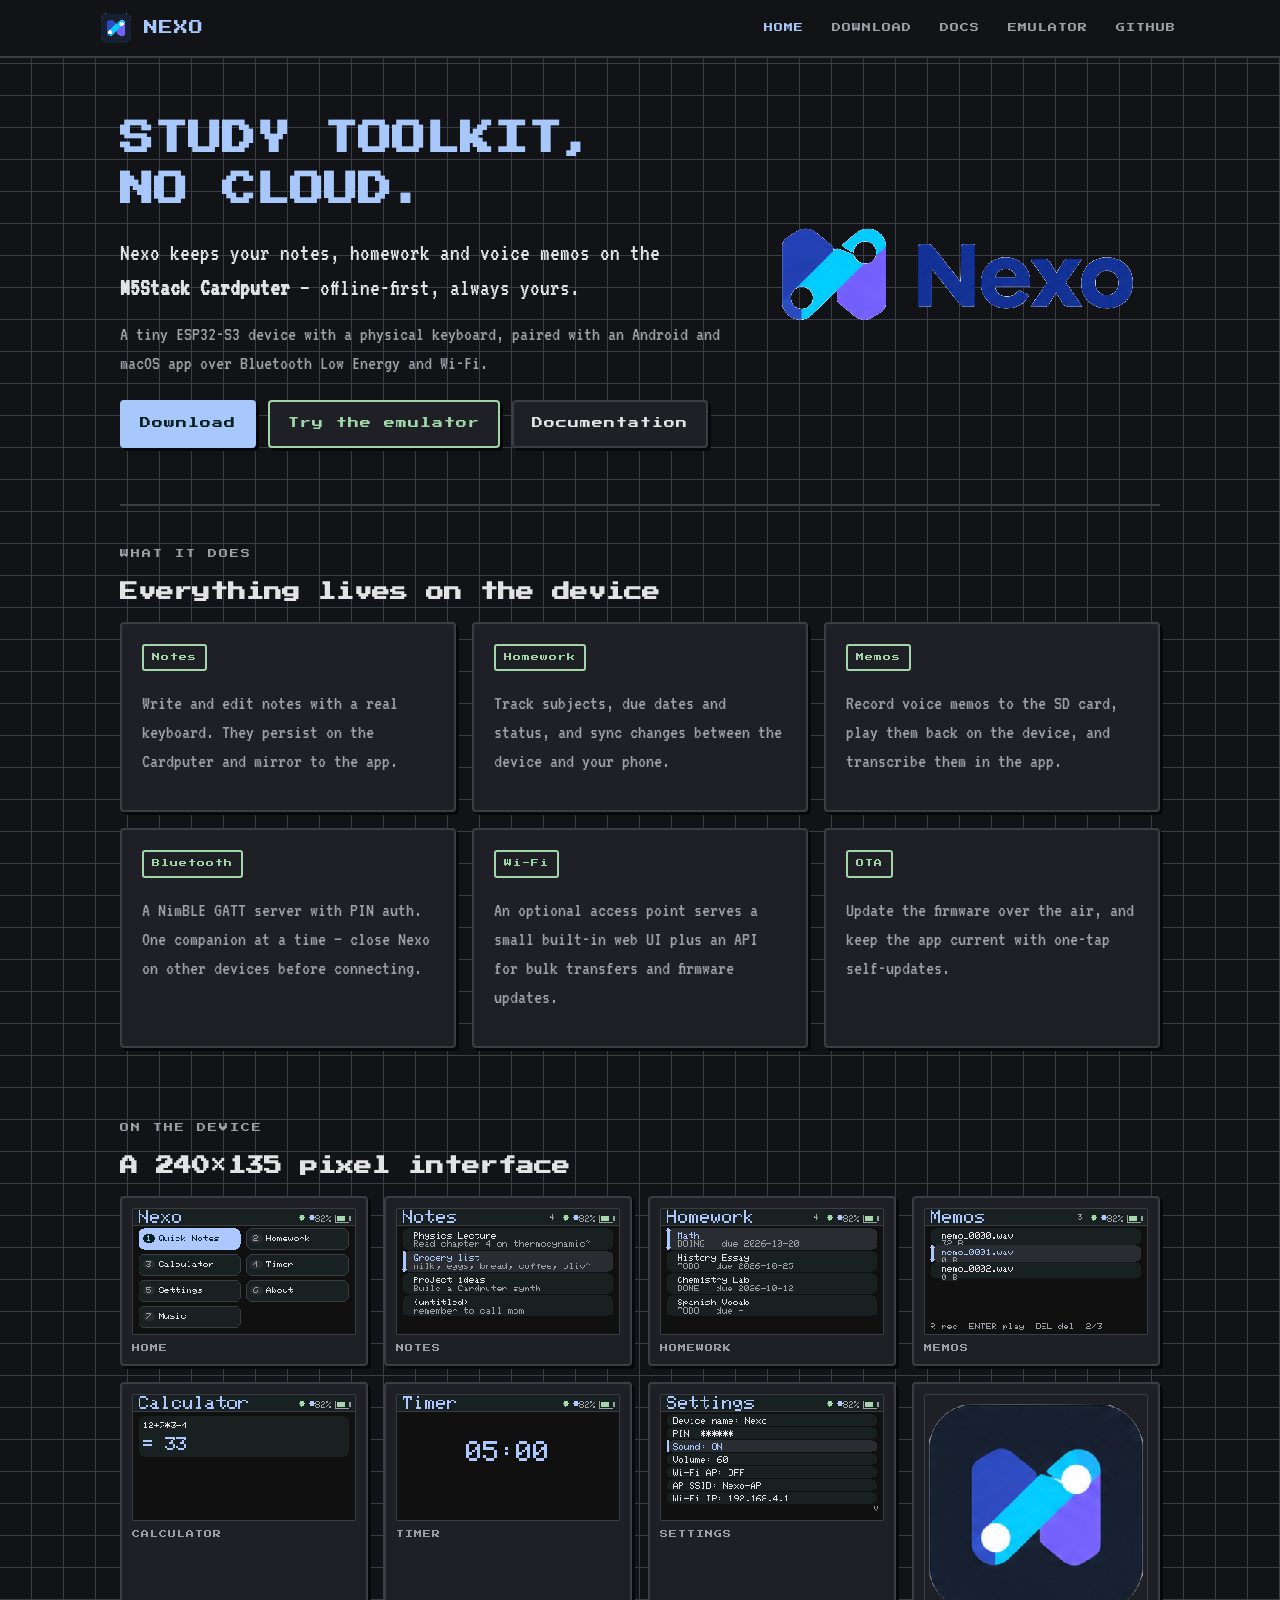
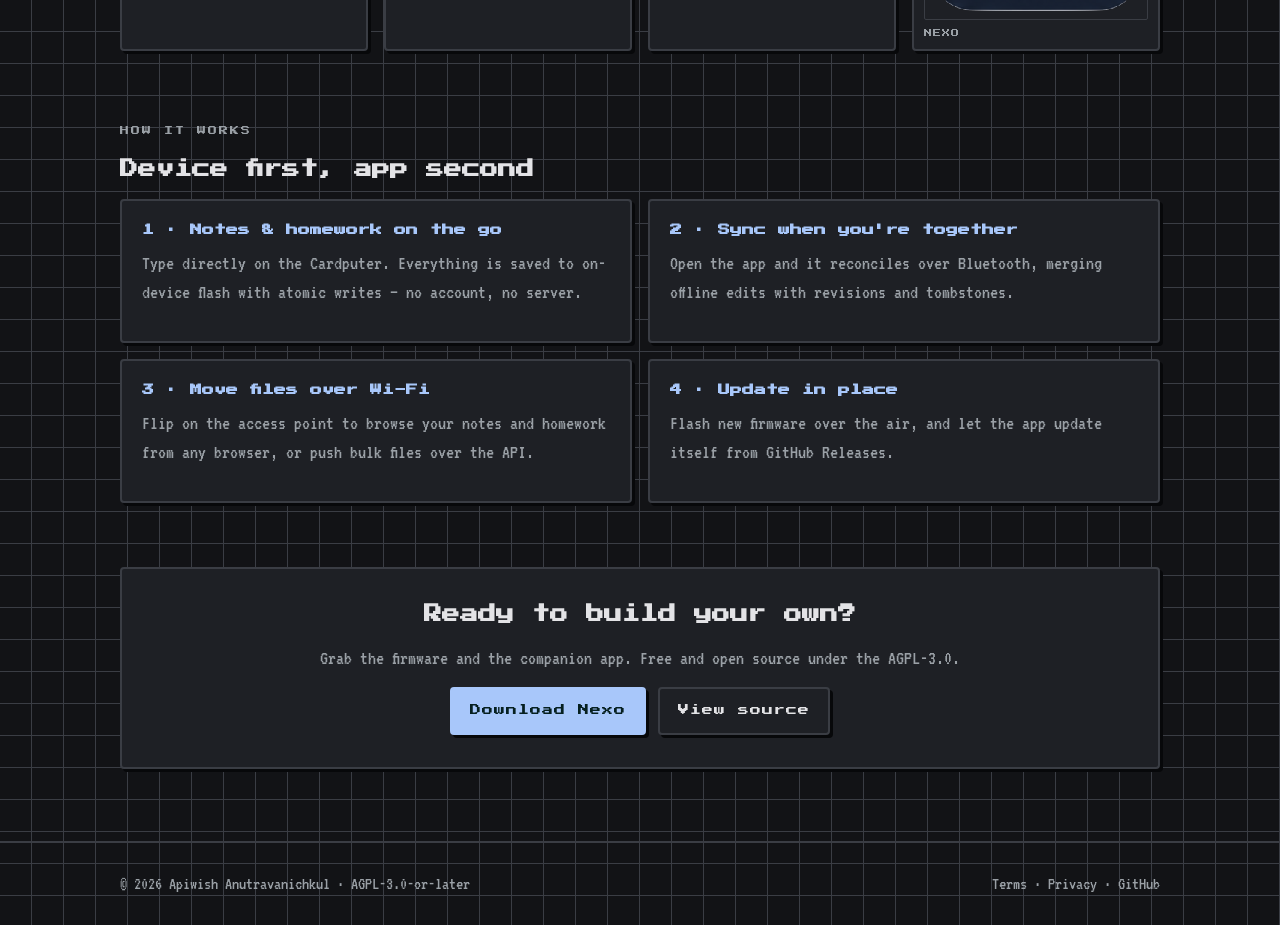
<file: website/index.html>
<!DOCTYPE html>
<html lang="en">
<head>
  <meta charset="UTF-8" />
  <meta name="viewport" content="width=device-width, initial-scale=1.0" />
  <title>Nexo — offline-first study toolkit for the M5Stack Cardputer</title>
  <meta name="description" content="Nexo is an offline-first study toolkit for the M5Stack Cardputer with an Android and macOS companion app over Bluetooth and Wi-Fi." />
  <link rel="icon" href="assets/img/logo.png" />
  <link rel="stylesheet" href="assets/css/style.css" />
</head>
<body>
  <header class="site">
    <div class="wrap nav">
      <a class="brand" href="index.html"><img src="assets/img/logo.png" alt="" /> NEXO</a>
      <span class="spacer"></span>
      <a class="link active" href="index.html">Home</a>
      <a class="link" href="download.html">Download</a>
      <a class="link" href="docs.html">Docs</a>
      <a class="link" href="emulator.html">Emulator</a>
      <a class="link" href="https://github.com/apiwishboon-spec/Nexo">GitHub</a>
    </div>
  </header>

  <main class="wrap">
    <section class="hero">
      <div>
        <h1>STUDY TOOLKIT,<br />NO CLOUD.</h1>
        <p class="lead">Nexo keeps your notes, homework and voice memos on the
          <strong>M5Stack Cardputer</strong> — offline-first, always yours.</p>
        <p class="muted">A tiny ESP32-S3 device with a physical keyboard, paired
          with an Android and macOS app over Bluetooth Low Energy and Wi-Fi.</p>
        <div class="btn-row" style="margin-top:22px">
          <a class="btn primary" href="download.html">Download</a>
          <a class="btn accent" href="emulator.html">Try the emulator</a>
          <a class="btn" href="docs.html">Documentation</a>
        </div>
      </div>
      <div style="text-align:center">
        <img class="art" src="assets/img/firmware-logo.png" alt="Nexo" />
      </div>
    </section>

    <hr class="pixel-divider" />

    <section class="tight">
      <span class="label">What it does</span>
      <h2 style="margin-top:12px">Everything lives on the device</h2>
      <div class="grid cols-3">
        <div class="panel card">
          <div class="card-head"><span class="chip">Notes</span></div>
          <p class="muted">Write and edit notes with a real keyboard. They persist
            on the Cardputer and mirror to the app.</p>
        </div>
        <div class="panel card">
          <div class="card-head"><span class="chip">Homework</span></div>
          <p class="muted">Track subjects, due dates and status, and sync changes
            between the device and your phone.</p>
        </div>
        <div class="panel card">
          <div class="card-head"><span class="chip">Memos</span></div>
          <p class="muted">Record voice memos to the SD card, play them back on
            the device, and transcribe them in the app.</p>
        </div>
        <div class="panel card">
          <div class="card-head"><span class="chip">Bluetooth</span></div>
          <p class="muted">A NimBLE GATT server with PIN auth. One companion at a
            time — close Nexo on other devices before connecting.</p>
        </div>
        <div class="panel card">
          <div class="card-head"><span class="chip">Wi-Fi</span></div>
          <p class="muted">An optional access point serves a small built-in web
            UI plus an API for bulk transfers and firmware updates.</p>
        </div>
        <div class="panel card">
          <div class="card-head"><span class="chip">OTA</span></div>
          <p class="muted">Update the firmware over the air, and keep the app
            current with one-tap self-updates.</p>
        </div>
      </div>
    </section>

    <section class="tight">
      <span class="label">On the device</span>
      <h2 style="margin-top:12px">A 240×135 pixel interface</h2>
      <div class="shots">
        <div class="shot"><img src="assets/img/screen-home.png" alt="Home" /><div class="cap">HOME</div></div>
        <div class="shot"><img src="assets/img/screen-notes.png" alt="Notes" /><div class="cap">NOTES</div></div>
        <div class="shot"><img src="assets/img/screen-homework.png" alt="Homework" /><div class="cap">HOMEWORK</div></div>
        <div class="shot"><img src="assets/img/screen-memos.png" alt="Memos" /><div class="cap">MEMOS</div></div>
        <div class="shot"><img src="assets/img/screen-calculator.png" alt="Calculator" /><div class="cap">CALCULATOR</div></div>
        <div class="shot"><img src="assets/img/screen-timer.png" alt="Timer" /><div class="cap">TIMER</div></div>
        <div class="shot"><img src="assets/img/screen-settings.png" alt="Settings" /><div class="cap">SETTINGS</div></div>
        <div class="shot"><img src="assets/img/logo.png" alt="Nexo" /><div class="cap">NEXO</div></div>
      </div>
    </section>

    <section class="tight">
      <span class="label">How it works</span>
      <h2 style="margin-top:12px">Device first, app second</h2>
      <div class="grid cols-2">
        <div class="panel">
          <h3>1 · Notes &amp; homework on the go</h3>
          <p class="muted">Type directly on the Cardputer. Everything is saved to
            on-device flash with atomic writes — no account, no server.</p>
        </div>
        <div class="panel">
          <h3>2 · Sync when you're together</h3>
          <p class="muted">Open the app and it reconciles over Bluetooth, merging
            offline edits with revisions and tombstones.</p>
        </div>
        <div class="panel">
          <h3>3 · Move files over Wi-Fi</h3>
          <p class="muted">Flip on the access point to browse your notes and
            homework from any browser, or push bulk files over the API.</p>
        </div>
        <div class="panel">
          <h3>4 · Update in place</h3>
          <p class="muted">Flash new firmware over the air, and let the app update
            itself from GitHub Releases.</p>
        </div>
      </div>
    </section>

    <section class="tight" style="text-align:center">
      <div class="panel" style="padding:32px">
        <h2>Ready to build your own?</h2>
        <p class="muted">Grab the firmware and the companion app. Free and open
          source under the AGPL-3.0.</p>
        <div class="btn-row" style="justify-content:center">
          <a class="btn primary" href="download.html">Download Nexo</a>
          <a class="btn" href="https://github.com/apiwishboon-spec/Nexo">View source</a>
        </div>
      </div>
    </section>
  </main>

  <footer class="site">
    <div class="wrap cols">
      <div>© 2026 Apiwish Anutravanichkul · AGPL-3.0-or-later</div>
      <div>
        <a href="terms.html">Terms</a> · <a href="privacy.html">Privacy</a> ·
        <a href="https://github.com/apiwishboon-spec/Nexo">GitHub</a>
      </div>
    </div>
  </footer>
</body>
</html>
</file>
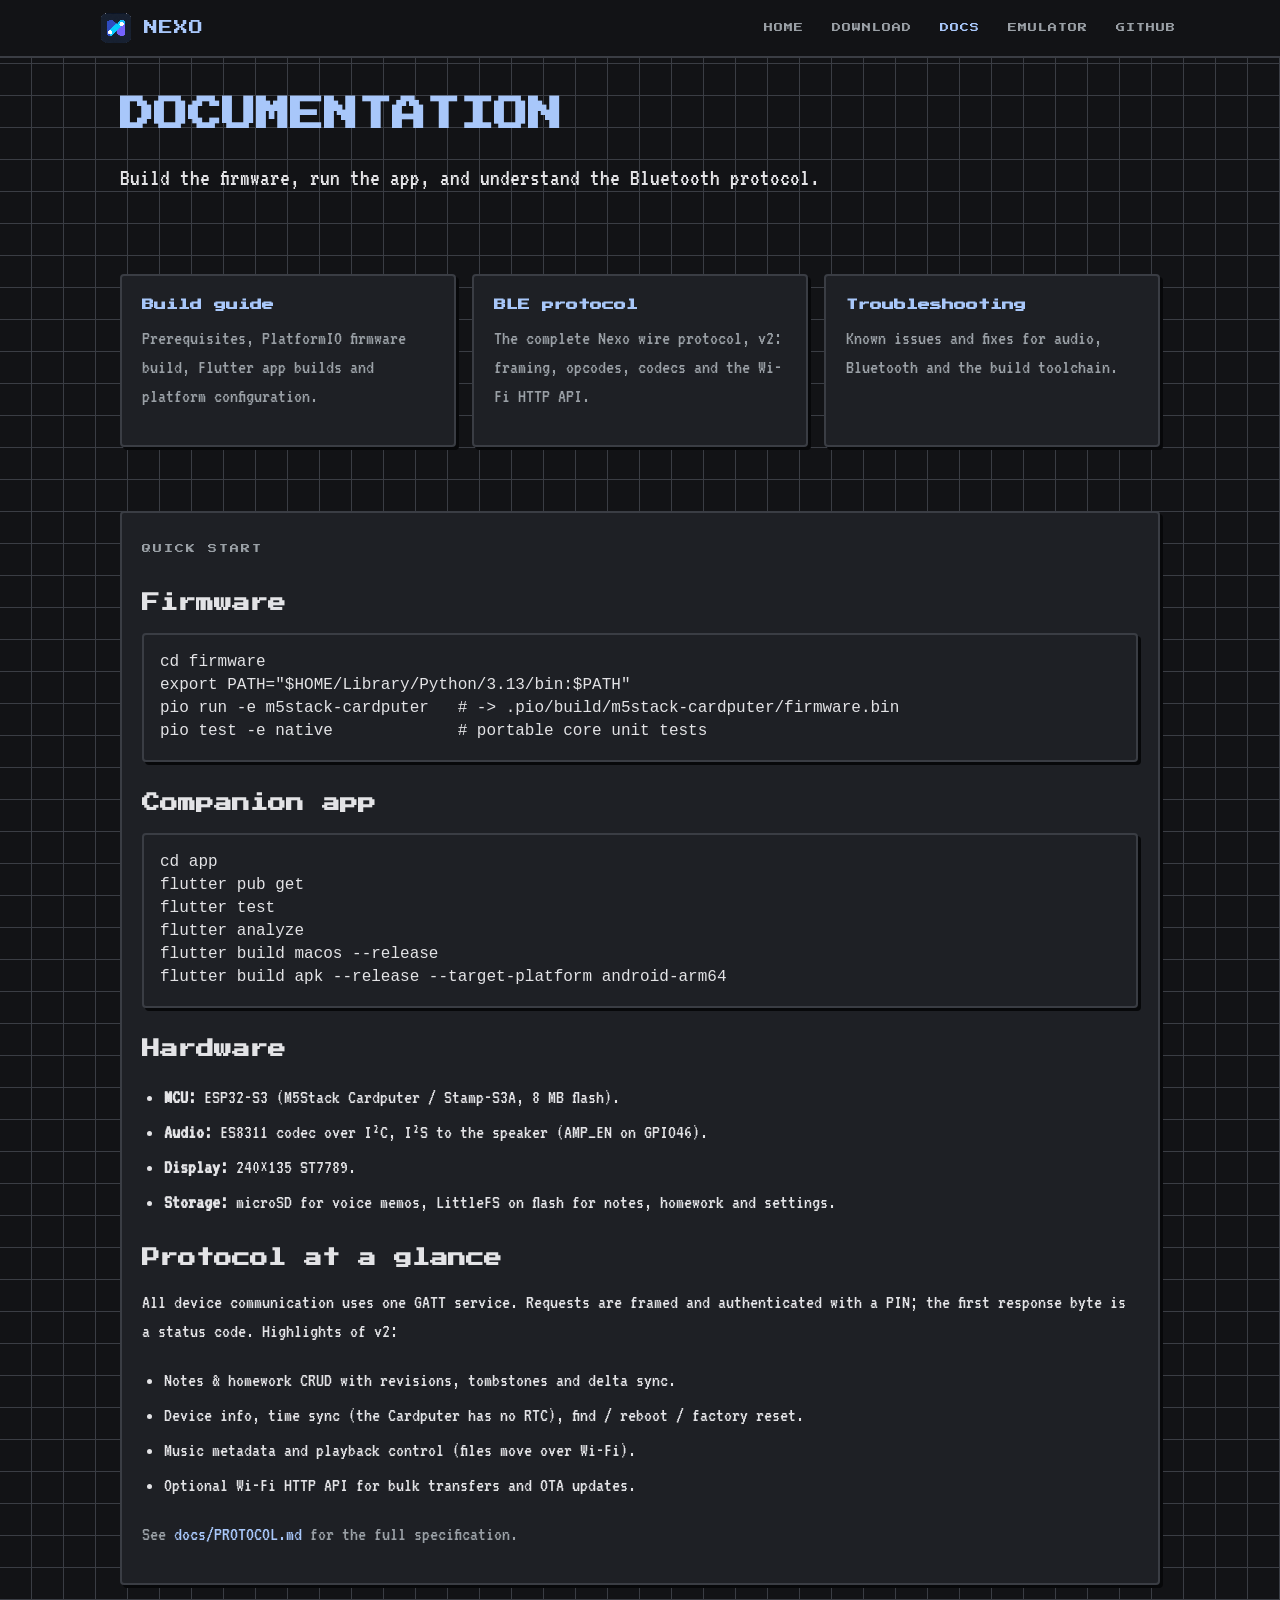
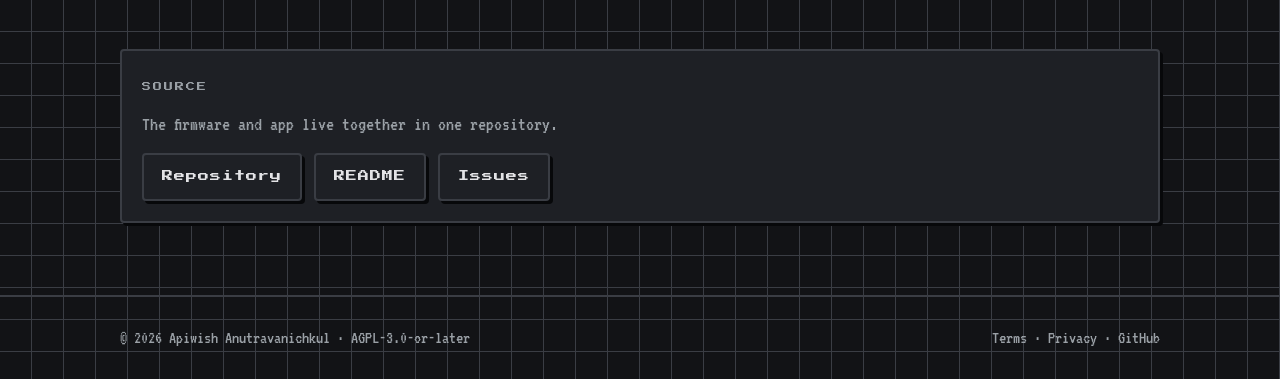
<file: website/docs.html>
<!DOCTYPE html>
<html lang="en">
<head>
  <meta charset="UTF-8" />
  <meta name="viewport" content="width=device-width, initial-scale=1.0" />
  <title>Documentation — Nexo</title>
  <meta name="description" content="Build, flash and develop Nexo: firmware and companion app documentation." />
  <link rel="icon" href="assets/img/logo.png" />
  <link rel="stylesheet" href="assets/css/style.css" />
</head>
<body>
  <header class="site">
    <div class="wrap nav">
      <a class="brand" href="index.html"><img src="assets/img/logo.png" alt="" /> NEXO</a>
      <span class="spacer"></span>
      <a class="link" href="index.html">Home</a>
      <a class="link" href="download.html">Download</a>
      <a class="link active" href="docs.html">Docs</a>
      <a class="link" href="emulator.html">Emulator</a>
      <a class="link" href="https://github.com/apiwishboon-spec/Nexo">GitHub</a>
    </div>
  </header>

  <main class="wrap">
    <section class="tight">
      <h1>DOCUMENTATION</h1>
      <p class="lead">Build the firmware, run the app, and understand the
        Bluetooth protocol.</p>
    </section>

    <section class="tight">
      <div class="grid cols-3">
        <a class="panel card" href="https://github.com/apiwishboon-spec/Nexo/blob/main/docs/BUILD.md">
          <h3>Build guide</h3>
          <p class="muted">Prerequisites, PlatformIO firmware build, Flutter app
            builds and platform configuration.</p>
        </a>
        <a class="panel card" href="https://github.com/apiwishboon-spec/Nexo/blob/main/docs/PROTOCOL.md">
          <h3>BLE protocol</h3>
          <p class="muted">The complete Nexo wire protocol, v2: framing, opcodes,
            codecs and the Wi-Fi HTTP API.</p>
        </a>
        <a class="panel card" href="https://github.com/apiwishboon-spec/Nexo/blob/main/docs/TROUBLESHOOTING.md">
          <h3>Troubleshooting</h3>
          <p class="muted">Known issues and fixes for audio, Bluetooth and the
            build toolchain.</p>
        </a>
      </div>
    </section>

    <section class="tight">
      <div class="panel prose">
        <span class="label">Quick start</span>

        <h2>Firmware</h2>
        <pre><code>cd firmware
export PATH="$HOME/Library/Python/3.13/bin:$PATH"
pio run -e m5stack-cardputer   # -> .pio/build/m5stack-cardputer/firmware.bin
pio test -e native             # portable core unit tests</code></pre>

        <h2>Companion app</h2>
        <pre><code>cd app
flutter pub get
flutter test
flutter analyze
flutter build macos --release
flutter build apk --release --target-platform android-arm64</code></pre>

        <h2>Hardware</h2>
        <ul>
          <li><strong>MCU:</strong> ESP32-S3 (M5Stack Cardputer / Stamp-S3A, 8&nbsp;MB flash).</li>
          <li><strong>Audio:</strong> ES8311 codec over I²C, I²S to the speaker
            (AMP_EN on GPIO46).</li>
          <li><strong>Display:</strong> 240×135 ST7789.</li>
          <li><strong>Storage:</strong> microSD for voice memos, LittleFS on
            flash for notes, homework and settings.</li>
        </ul>

        <h2>Protocol at a glance</h2>
        <p>All device communication uses one GATT service. Requests are framed and
          authenticated with a PIN; the first response byte is a status code.
          Highlights of v2:</p>
        <ul>
          <li>Notes &amp; homework CRUD with revisions, tombstones and delta sync.</li>
          <li>Device info, time sync (the Cardputer has no RTC), find / reboot /
            factory reset.</li>
          <li>Music metadata and playback control (files move over Wi-Fi).</li>
          <li>Optional Wi-Fi HTTP API for bulk transfers and OTA updates.</li>
        </ul>
        <p class="muted">See <a href="https://github.com/apiwishboon-spec/Nexo/blob/main/docs/PROTOCOL.md">docs/PROTOCOL.md</a>
          for the full specification.</p>
      </div>
    </section>

    <section class="tight">
      <div class="panel">
        <span class="label">Source</span>
        <p class="muted" style="margin-top:10px">The firmware and app live together
          in one repository.</p>
        <div class="btn-row">
          <a class="btn" href="https://github.com/apiwishboon-spec/Nexo">Repository</a>
          <a class="btn" href="https://github.com/apiwishboon-spec/Nexo/blob/main/README.md">README</a>
          <a class="btn" href="https://github.com/apiwishboon-spec/Nexo/issues">Issues</a>
        </div>
      </div>
    </section>
  </main>

  <footer class="site">
    <div class="wrap cols">
      <div>© 2026 Apiwish Anutravanichkul · AGPL-3.0-or-later</div>
      <div>
        <a href="terms.html">Terms</a> · <a href="privacy.html">Privacy</a> ·
        <a href="https://github.com/apiwishboon-spec/Nexo">GitHub</a>
      </div>
    </div>
  </footer>
</body>
</html>
</file>
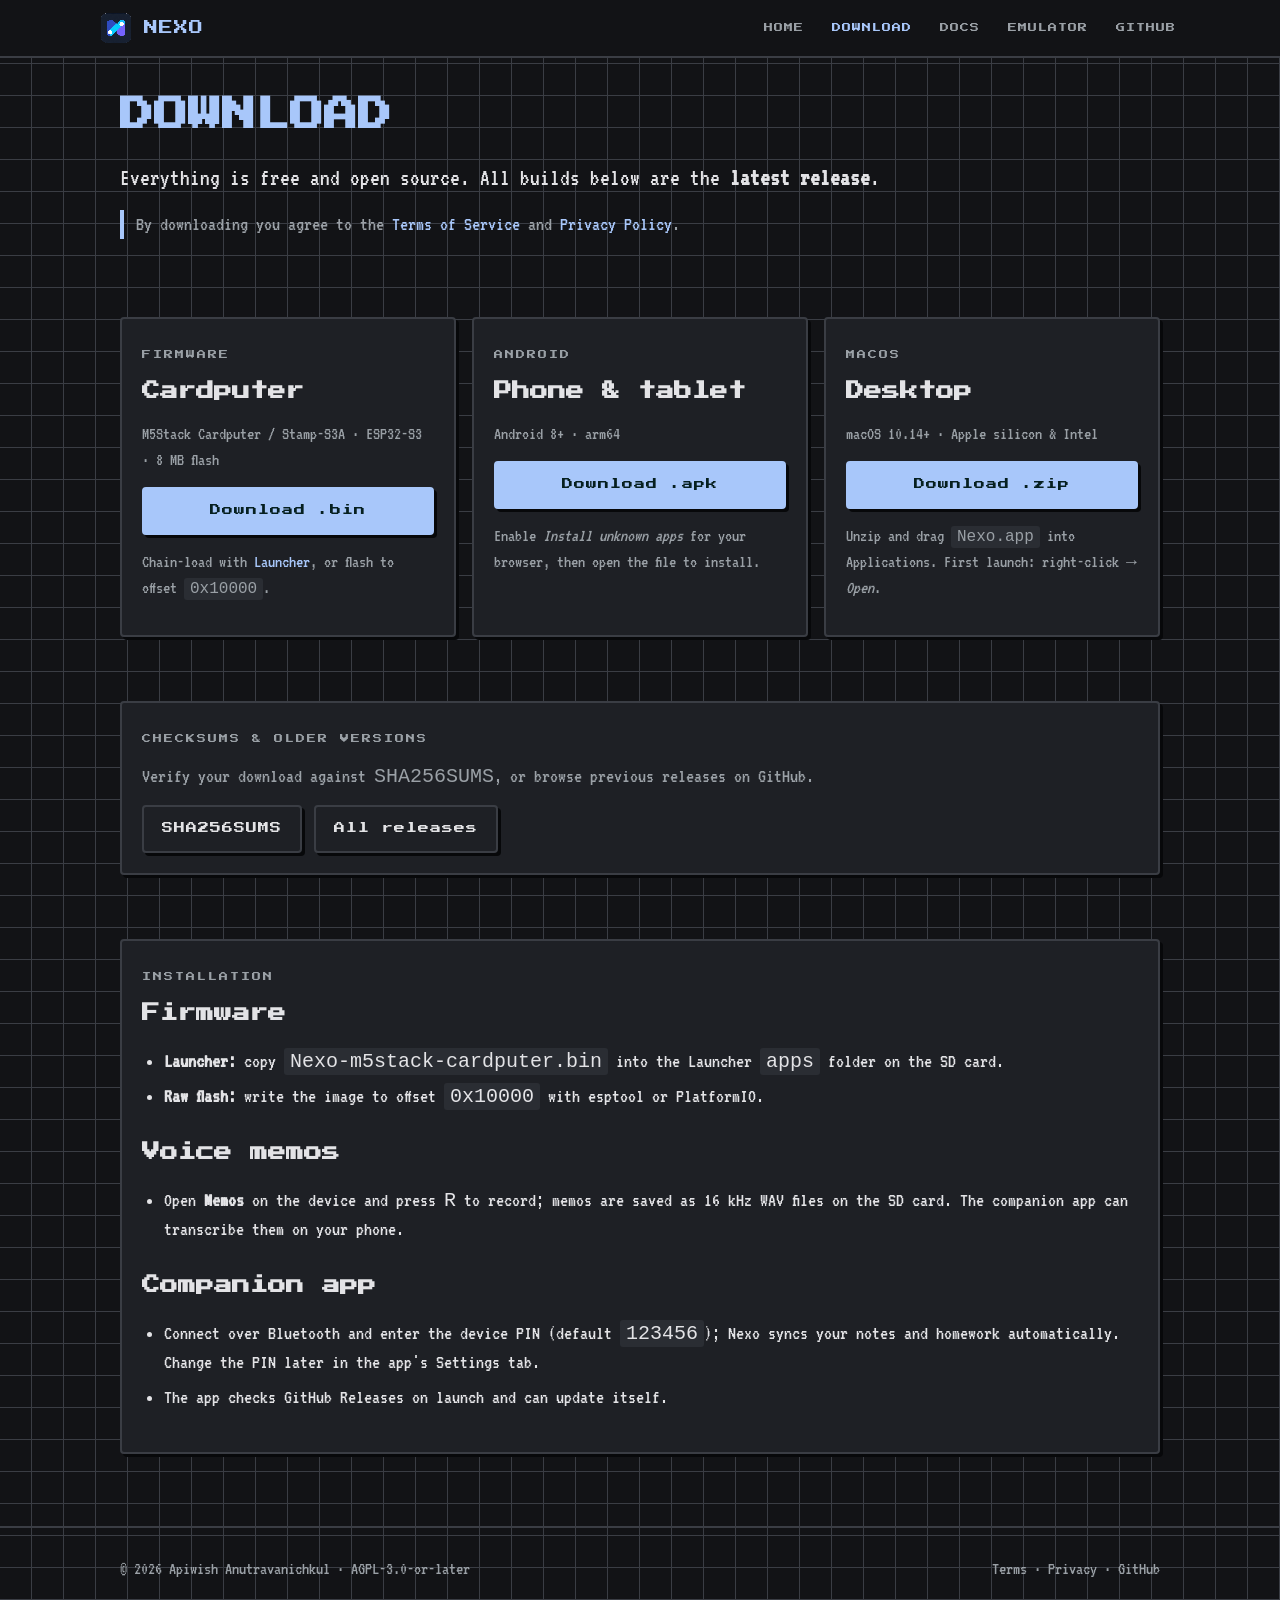
<file: website/download.html>
<!DOCTYPE html>
<html lang="en">
<head>
  <meta charset="UTF-8" />
  <meta name="viewport" content="width=device-width, initial-scale=1.0" />
  <title>Download — Nexo</title>
  <meta name="description" content="Download the Nexo firmware for the M5Stack Cardputer, the Android APK and the macOS app." />
  <link rel="icon" href="assets/img/logo.png" />
  <link rel="stylesheet" href="assets/css/style.css" />
</head>
<body>
  <header class="site">
    <div class="wrap nav">
      <a class="brand" href="index.html"><img src="assets/img/logo.png" alt="" /> NEXO</a>
      <span class="spacer"></span>
      <a class="link" href="index.html">Home</a>
      <a class="link active" href="download.html">Download</a>
      <a class="link" href="docs.html">Docs</a>
      <a class="link" href="emulator.html">Emulator</a>
      <a class="link" href="https://github.com/apiwishboon-spec/Nexo">GitHub</a>
    </div>
  </header>

  <main class="wrap">
    <section class="tight">
      <h1>DOWNLOAD</h1>
      <p class="lead">Everything is free and open source. All builds below are the
        <strong>latest release</strong>.</p>
      <p class="note">By downloading you agree to the
        <a href="terms.html">Terms of Service</a> and
        <a href="privacy.html">Privacy Policy</a>.</p>
    </section>

    <section class="tight">
      <div class="grid cols-3">

        <div class="panel dl">
          <span class="label">Firmware</span>
          <h2 style="margin-top:10px">Cardputer</h2>
          <p class="meta">M5Stack Cardputer / Stamp-S3A · ESP32-S3 · 8&nbsp;MB flash</p>
          <a class="btn primary block" href="https://github.com/apiwishboon-spec/Nexo/releases/latest/download/Nexo-m5stack-cardputer.bin">Download .bin</a>
          <p class="meta" style="margin-top:14px">Chain-load with
            <a href="https://github.com/bmorcelli/Launcher">Launcher</a>, or flash
            to offset <code>0x10000</code>.</p>
        </div>

        <div class="panel dl">
          <span class="label">Android</span>
          <h2 style="margin-top:10px">Phone &amp; tablet</h2>
          <p class="meta">Android 8+ · arm64</p>
          <a class="btn primary block" href="https://github.com/apiwishboon-spec/Nexo/releases/latest/download/Nexo-android-release.apk">Download .apk</a>
          <p class="meta" style="margin-top:14px">Enable <em>Install unknown apps</em>
            for your browser, then open the file to install.</p>
        </div>

        <div class="panel dl">
          <span class="label">macOS</span>
          <h2 style="margin-top:10px">Desktop</h2>
          <p class="meta">macOS 10.14+ · Apple silicon &amp; Intel</p>
          <a class="btn primary block" href="https://github.com/apiwishboon-spec/Nexo/releases/latest/download/Nexo-macos-release.zip">Download .zip</a>
          <p class="meta" style="margin-top:14px">Unzip and drag <code>Nexo.app</code>
            into Applications. First launch: right-click → <em>Open</em>.</p>
        </div>

      </div>
    </section>

    <section class="tight">
      <div class="panel">
        <span class="label">Checksums &amp; older versions</span>
        <p class="muted" style="margin-top:10px">Verify your download against
          <code>SHA256SUMS</code>, or browse previous releases on GitHub.</p>
        <div class="btn-row">
          <a class="btn" href="https://github.com/apiwishboon-spec/Nexo/releases/latest/download/SHA256SUMS">SHA256SUMS</a>
          <a class="btn" href="https://github.com/apiwishboon-spec/Nexo/releases">All releases</a>
        </div>
      </div>
    </section>

    <section class="tight">
      <div class="panel prose">
        <span class="label">Installation</span>
        <h2 style="margin-top:10px">Firmware</h2>
        <ul>
          <li><strong>Launcher:</strong> copy <code>Nexo-m5stack-cardputer.bin</code>
            into the Launcher <code>apps</code> folder on the SD card.</li>
          <li><strong>Raw flash:</strong> write the image to offset
            <code>0x10000</code> with esptool or PlatformIO.</li>
        </ul>
        <h2>Voice memos</h2>
        <ul>
          <li>Open <strong>Memos</strong> on the device and press <kbd>R</kbd> to
            record; memos are saved as 16&nbsp;kHz WAV files on the SD card. The
            companion app can transcribe them on your phone.</li>
        </ul>
        <h2>Companion app</h2>
        <ul>
          <li>Connect over Bluetooth and enter the device PIN (default
            <code>123456</code>); Nexo syncs your notes and homework
            automatically. Change the PIN later in the app's Settings tab.</li>
          <li>The app checks GitHub Releases on launch and can update itself.</li>
        </ul>
      </div>
    </section>
  </main>

  <footer class="site">
    <div class="wrap cols">
      <div>© 2026 Apiwish Anutravanichkul · AGPL-3.0-or-later</div>
      <div>
        <a href="terms.html">Terms</a> · <a href="privacy.html">Privacy</a> ·
        <a href="https://github.com/apiwishboon-spec/Nexo">GitHub</a>
      </div>
    </div>
  </footer>
</body>
</html>
</file>
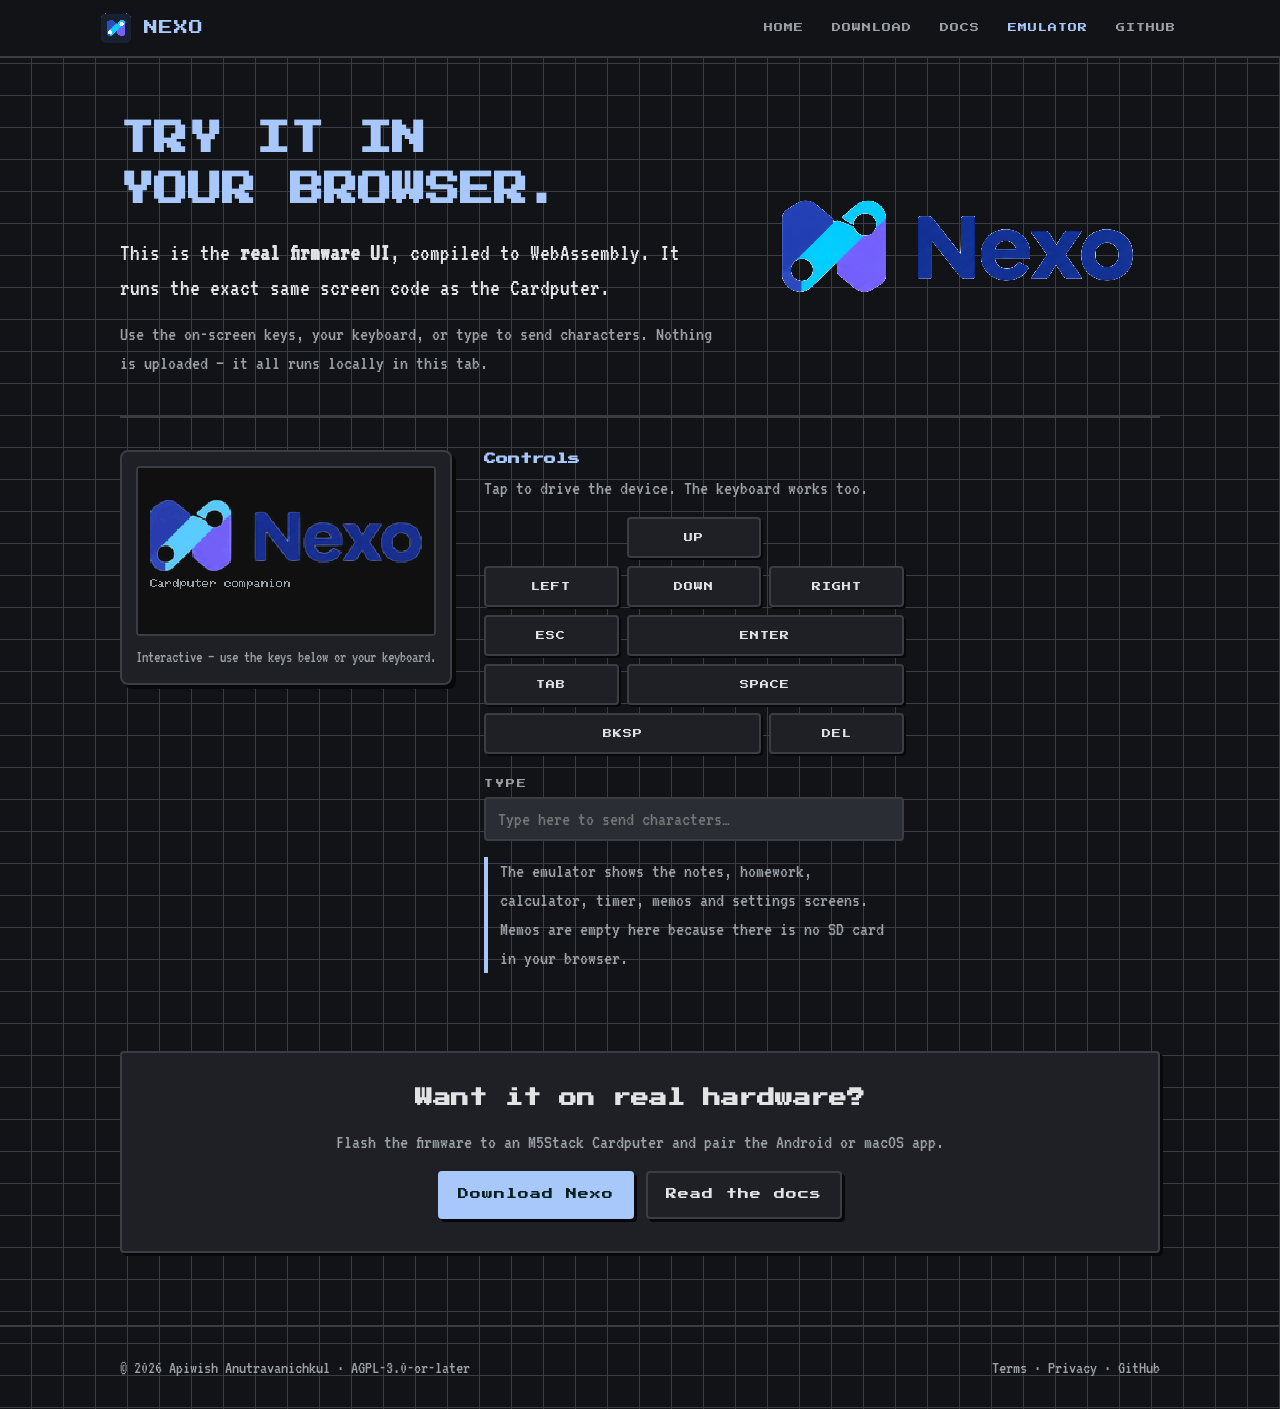
<file: website/emulator.html>
<!DOCTYPE html>
<html lang="en">
<head>
  <meta charset="UTF-8" />
  <meta name="viewport" content="width=device-width, initial-scale=1.0" />
  <title>Emulator — Nexo</title>
  <meta name="description" content="Try the Nexo Cardputer interface in your browser. The real firmware UI, compiled to WebAssembly." />
  <link rel="icon" href="assets/img/logo.png" />
  <link rel="stylesheet" href="assets/css/style.css" />
</head>
<body>
  <header class="site">
    <div class="wrap nav">
      <a class="brand" href="index.html"><img src="assets/img/logo.png" alt="" /> NEXO</a>
      <span class="spacer"></span>
      <a class="link" href="index.html">Home</a>
      <a class="link" href="download.html">Download</a>
      <a class="link" href="docs.html">Docs</a>
      <a class="link active" href="emulator.html">Emulator</a>
      <a class="link" href="https://github.com/apiwishboon-spec/Nexo">GitHub</a>
    </div>
  </header>

  <main class="wrap">
    <section class="hero" style="padding-bottom:24px">
      <div>
        <h1>TRY IT IN<br />YOUR BROWSER.</h1>
        <p class="lead">This is the <strong>real firmware UI</strong>, compiled to
          WebAssembly. It runs the exact same screen code as the Cardputer.</p>
        <p class="muted">Use the on-screen keys, your keyboard, or type to send
          characters. Nothing is uploaded — it all runs locally in this tab.</p>
      </div>
      <div style="text-align:center">
        <img class="art" src="assets/img/firmware-logo.png" alt="Nexo" />
      </div>
    </section>

    <hr class="pixel-divider" />

    <section class="tight">
      <div class="emu" id="emu">
        <div class="emu-device">
          <div class="emu-screen">
            <canvas id="emu-canvas" width="240" height="135"></canvas>
          </div>
          <div class="emu-hint" id="emu-status">Loading emulator…</div>
        </div>

        <div class="emu-controls">
          <h3>Controls</h3>
          <p class="muted">Tap to drive the device. The keyboard works too.</p>

          <div class="emu-pad">
            <button class="key ghost" tabindex="-1"></button>
            <button class="key" data-key="up">UP</button>
            <button class="key ghost" tabindex="-1"></button>

            <button class="key" data-key="left">LEFT</button>
            <button class="key" data-key="down">DOWN</button>
            <button class="key" data-key="right">RIGHT</button>

            <button class="key" data-key="esc">ESC</button>
            <button class="key span2" data-key="enter">ENTER</button>

            <button class="key" data-key="tab">TAB</button>
            <button class="key span2" data-key="space">SPACE</button>

            <button class="key span2" data-key="backspace">BKSP</button>
            <button class="key" data-key="del">DEL</button>
          </div>

          <label class="label" for="emu-input">Type</label>
          <input id="emu-input" class="emu-input" type="text" autocomplete="off"
                 autocapitalize="off" spellcheck="false" placeholder="Type here to send characters…" />

          <p class="note" style="margin-top:16px">The emulator shows the notes,
            homework, calculator, timer, memos and settings screens. Memos are
            empty here because there is no SD card in your browser.</p>

          <noscript><p class="muted">Enable JavaScript to use the emulator.</p></noscript>
        </div>
      </div>
    </section>

    <section class="tight" style="text-align:center">
      <div class="panel" style="padding:32px">
        <h2>Want it on real hardware?</h2>
        <p class="muted">Flash the firmware to an M5Stack Cardputer and pair the
          Android or macOS app.</p>
        <div class="btn-row" style="justify-content:center">
          <a class="btn primary" href="download.html">Download Nexo</a>
          <a class="btn" href="docs.html">Read the docs</a>
        </div>
      </div>
    </section>
  </main>

  <footer class="site">
    <div class="wrap cols">
      <div>© 2026 Apiwish Anutravanichkul · AGPL-3.0-or-later</div>
      <div>
        <a href="terms.html">Terms</a> · <a href="privacy.html">Privacy</a> ·
        <a href="https://github.com/apiwishboon-spec/Nexo">GitHub</a>
      </div>
    </div>
  </footer>

  <script src="assets/emu/nexo_emu.js"></script>
  <script src="assets/js/emulator.js"></script>
</body>
</html>
</file>
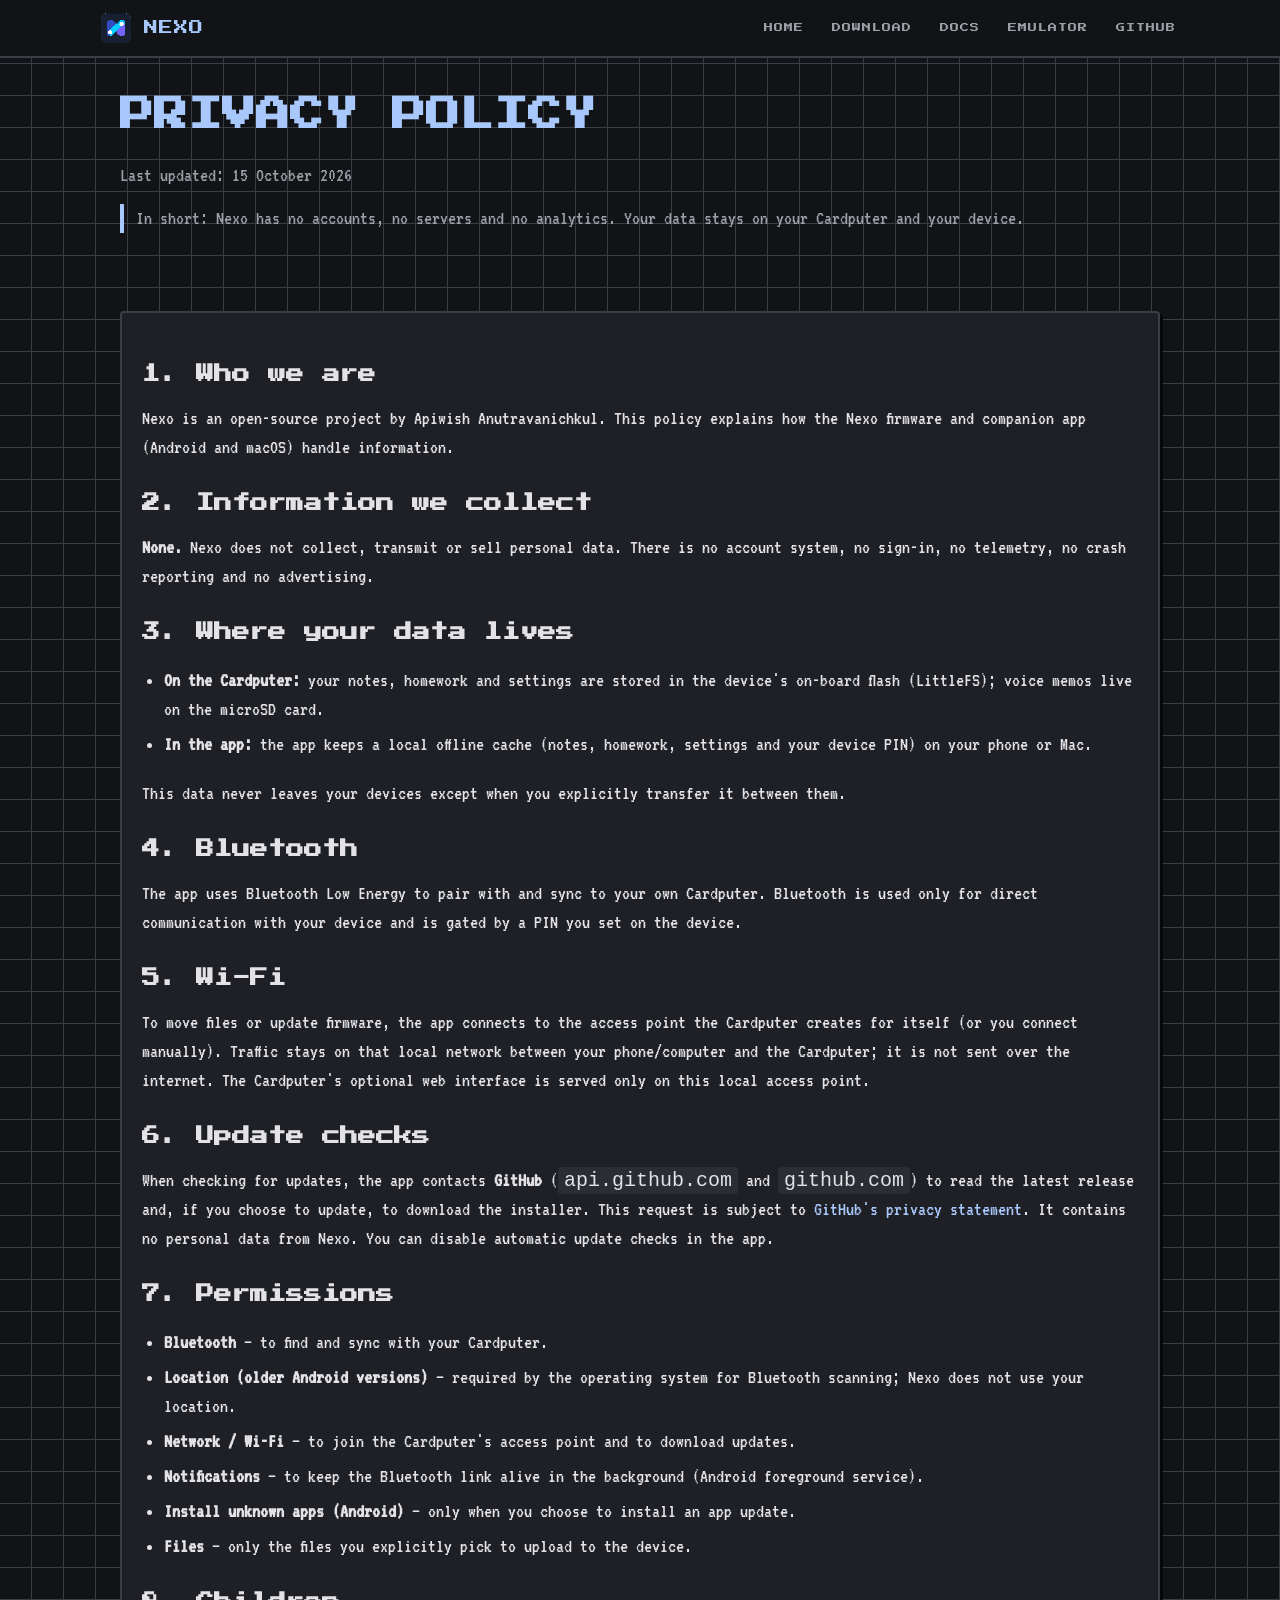
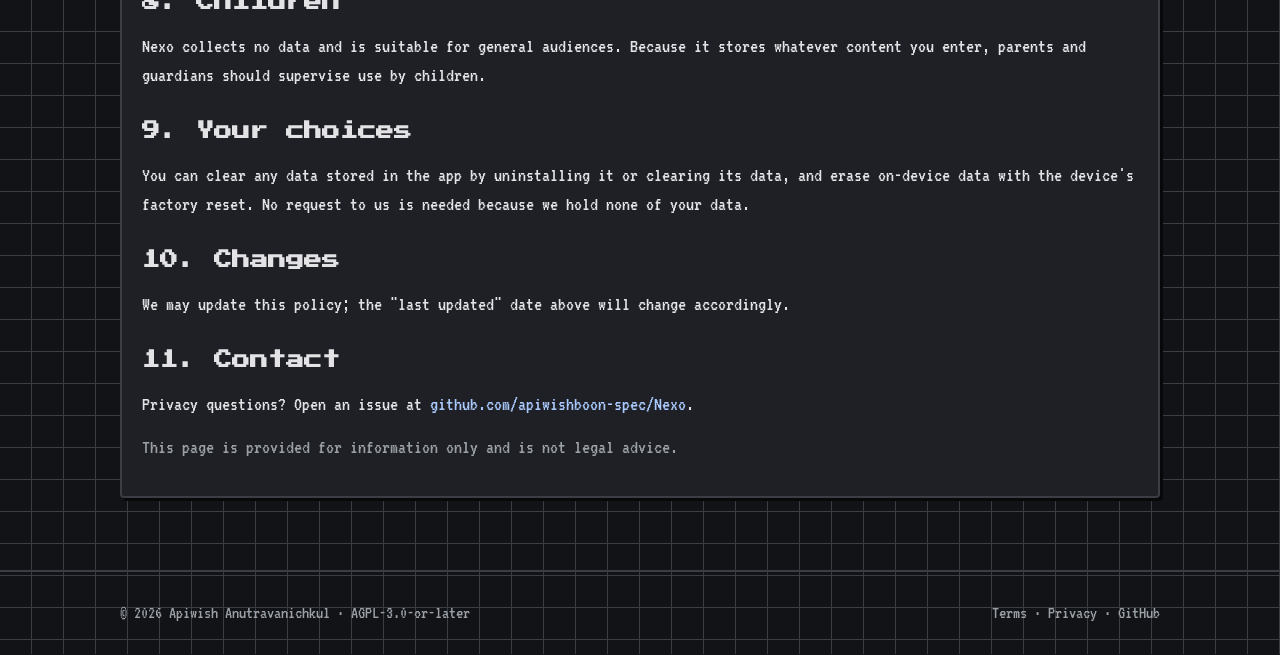
<file: website/privacy.html>
<!DOCTYPE html>
<html lang="en">
<head>
  <meta charset="UTF-8" />
  <meta name="viewport" content="width=device-width, initial-scale=1.0" />
  <title>Privacy Policy — Nexo</title>
  <meta name="description" content="Nexo Privacy Policy — Nexo collects no personal data." />
  <link rel="icon" href="assets/img/logo.png" />
  <link rel="stylesheet" href="assets/css/style.css" />
</head>
<body>
  <header class="site">
    <div class="wrap nav">
      <a class="brand" href="index.html"><img src="assets/img/logo.png" alt="" /> NEXO</a>
      <span class="spacer"></span>
      <a class="link" href="index.html">Home</a>
      <a class="link" href="download.html">Download</a>
      <a class="link" href="docs.html">Docs</a>
      <a class="link" href="emulator.html">Emulator</a>
      <a class="link" href="https://github.com/apiwishboon-spec/Nexo">GitHub</a>
    </div>
  </header>

  <main class="wrap">
    <section class="tight">
      <h1>PRIVACY POLICY</h1>
      <p class="muted">Last updated: 15 October 2026</p>
      <p class="note" style="margin-top:14px">In short: Nexo has no accounts, no
        servers and no analytics. Your data stays on your Cardputer and your
        device.</p>
    </section>

    <section class="tight">
      <div class="panel prose">
        <h2>1. Who we are</h2>
        <p>Nexo is an open-source project by Apiwish Anutravanichkul. This policy
          explains how the Nexo firmware and companion app (Android and macOS)
          handle information.</p>

        <h2>2. Information we collect</h2>
        <p><strong>None.</strong> Nexo does not collect, transmit or sell personal
          data. There is no account system, no sign-in, no telemetry, no crash
          reporting and no advertising.</p>

        <h2>3. Where your data lives</h2>
        <ul>
          <li><strong>On the Cardputer:</strong> your notes, homework and settings
            are stored in the device's on-board flash (LittleFS); voice memos live
            on the microSD card.</li>
          <li><strong>In the app:</strong> the app keeps a local offline cache
            (notes, homework, settings and your device PIN) on your phone or Mac.</li>
        </ul>
        <p>This data never leaves your devices except when you explicitly transfer
          it between them.</p>

        <h2>4. Bluetooth</h2>
        <p>The app uses Bluetooth Low Energy to pair with and sync to your own
          Cardputer. Bluetooth is used only for direct communication with your
          device and is gated by a PIN you set on the device.</p>

        <h2>5. Wi-Fi</h2>
        <p>To move files or update firmware, the app connects to the access point
          the Cardputer creates for itself (or you connect manually). Traffic stays
          on that local network between your phone/computer and the Cardputer; it
          is not sent over the internet. The Cardputer's optional web interface is
          served only on this local access point.</p>

        <h2>6. Update checks</h2>
        <p>When checking for updates, the app contacts <strong>GitHub</strong>
          (<code>api.github.com</code> and <code>github.com</code>) to read the
          latest release and, if you choose to update, to download the installer.
          This request is subject to
          <a href="https://docs.github.com/en/site-policy/privacy-policies/github-general-privacy-statement">GitHub's privacy statement</a>.
          It contains no personal data from Nexo. You can disable automatic update
          checks in the app.</p>

        <h2>7. Permissions</h2>
        <ul>
          <li><strong>Bluetooth</strong> — to find and sync with your Cardputer.</li>
          <li><strong>Location (older Android versions)</strong> — required by the
            operating system for Bluetooth scanning; Nexo does not use your
            location.</li>
          <li><strong>Network / Wi-Fi</strong> — to join the Cardputer's access
            point and to download updates.</li>
          <li><strong>Notifications</strong> — to keep the Bluetooth link alive in
            the background (Android foreground service).</li>
          <li><strong>Install unknown apps (Android)</strong> — only when you
            choose to install an app update.</li>
          <li><strong>Files</strong> — only the files you explicitly pick to upload
            to the device.</li>
        </ul>

        <h2>8. Children</h2>
        <p>Nexo collects no data and is suitable for general audiences. Because it
          stores whatever content you enter, parents and guardians should supervise
          use by children.</p>

        <h2>9. Your choices</h2>
        <p>You can clear any data stored in the app by uninstalling it or clearing
          its data, and erase on-device data with the device's factory reset. No
          request to us is needed because we hold none of your data.</p>

        <h2>10. Changes</h2>
        <p>We may update this policy; the "last updated" date above will change
          accordingly.</p>

        <h2>11. Contact</h2>
        <p>Privacy questions? Open an issue at
          <a href="https://github.com/apiwishboon-spec/Nexo/issues">github.com/apiwishboon-spec/Nexo</a>.</p>

        <p class="muted">This page is provided for information only and is not legal advice.</p>
      </div>
    </section>
  </main>

  <footer class="site">
    <div class="wrap cols">
      <div>© 2026 Apiwish Anutravanichkul · AGPL-3.0-or-later</div>
      <div>
        <a href="terms.html">Terms</a> · <a href="privacy.html">Privacy</a> ·
        <a href="https://github.com/apiwishboon-spec/Nexo">GitHub</a>
      </div>
    </div>
  </footer>
</body>
</html>
</file>
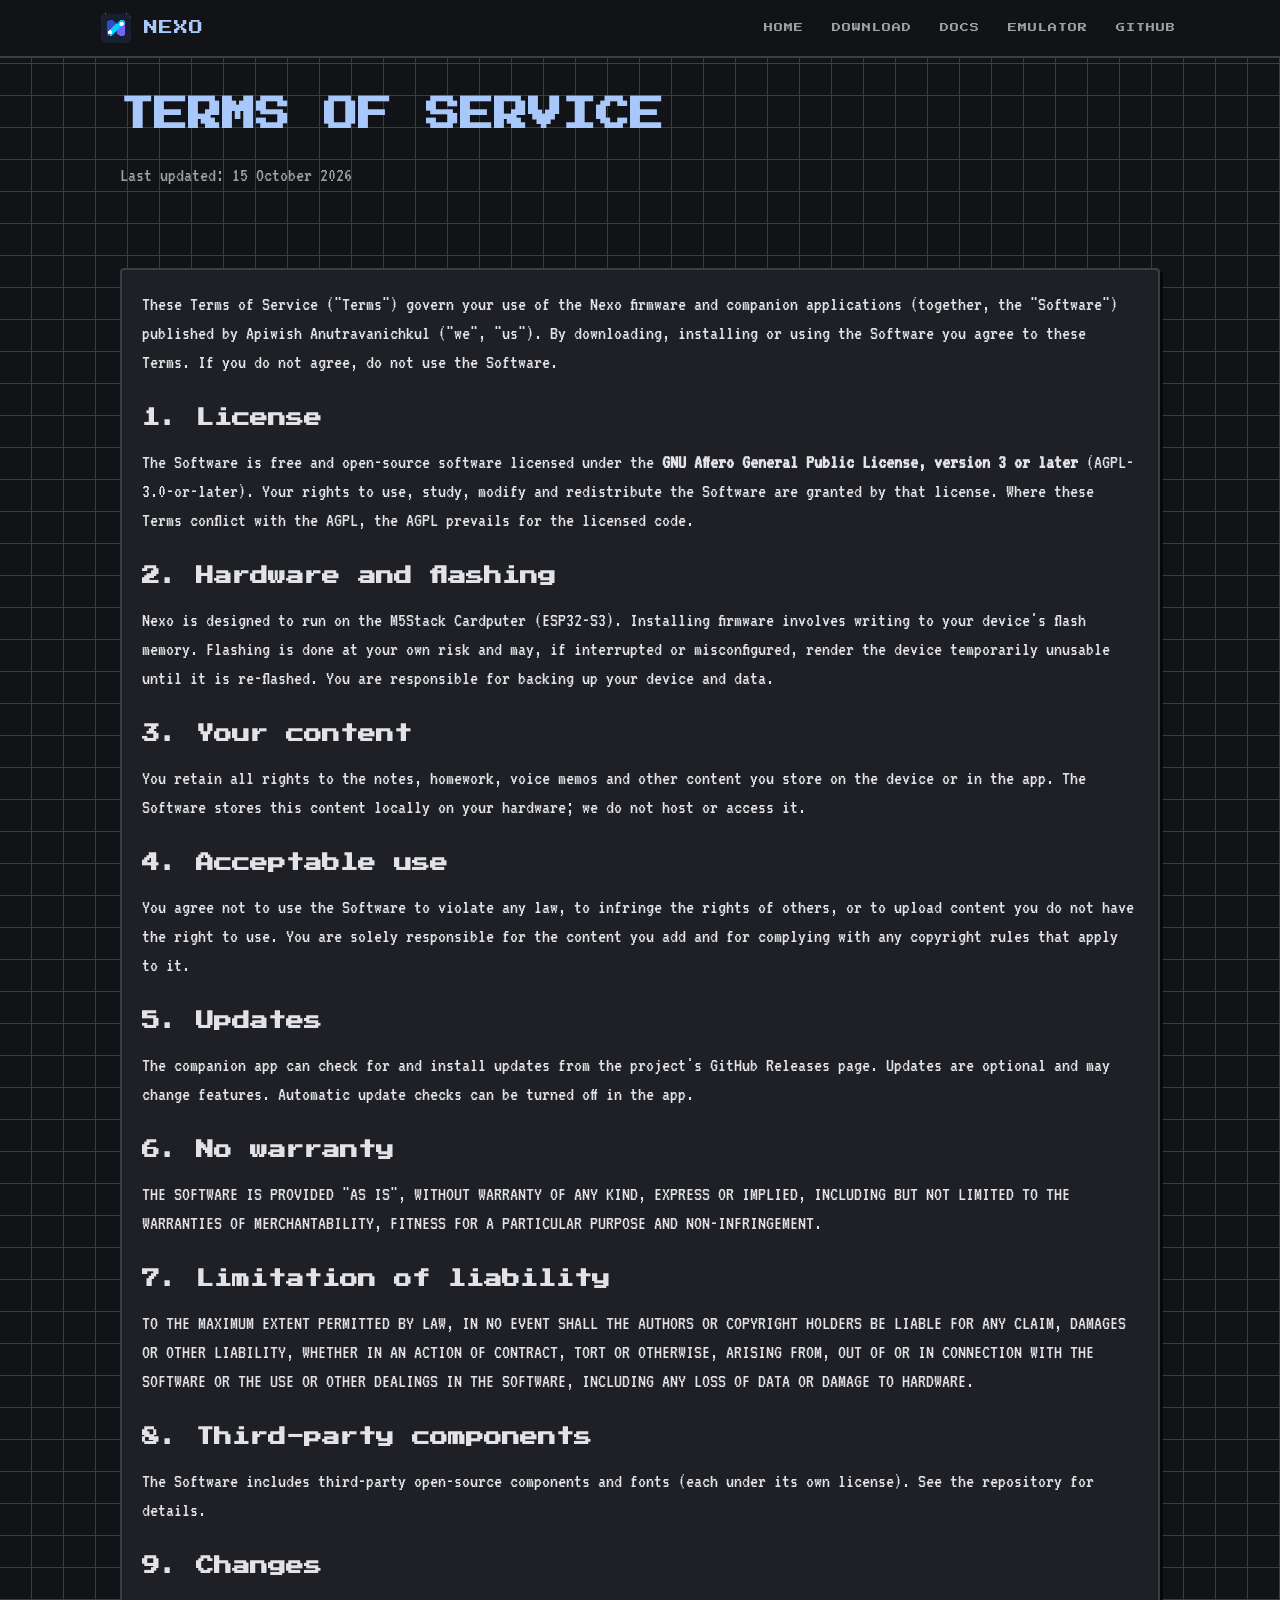
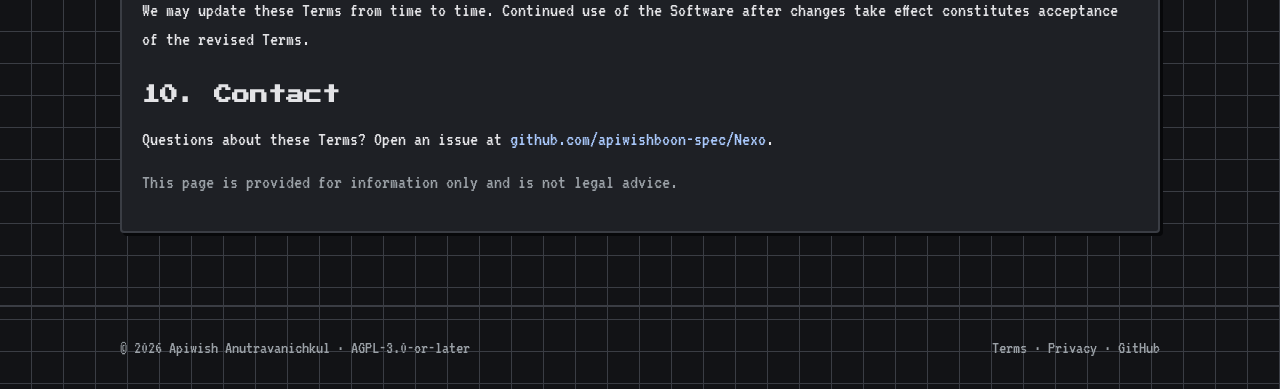
<file: website/terms.html>
<!DOCTYPE html>
<html lang="en">
<head>
  <meta charset="UTF-8" />
  <meta name="viewport" content="width=device-width, initial-scale=1.0" />
  <title>Terms of Service — Nexo</title>
  <meta name="description" content="Nexo Terms of Service." />
  <link rel="icon" href="assets/img/logo.png" />
  <link rel="stylesheet" href="assets/css/style.css" />
</head>
<body>
  <header class="site">
    <div class="wrap nav">
      <a class="brand" href="index.html"><img src="assets/img/logo.png" alt="" /> NEXO</a>
      <span class="spacer"></span>
      <a class="link" href="index.html">Home</a>
      <a class="link" href="download.html">Download</a>
      <a class="link" href="docs.html">Docs</a>
      <a class="link" href="emulator.html">Emulator</a>
      <a class="link" href="https://github.com/apiwishboon-spec/Nexo">GitHub</a>
    </div>
  </header>

  <main class="wrap">
    <section class="tight">
      <h1>TERMS OF SERVICE</h1>
      <p class="muted">Last updated: 15 October 2026</p>
    </section>

    <section class="tight">
      <div class="panel prose">
        <p>These Terms of Service ("Terms") govern your use of the Nexo firmware
          and companion applications (together, the "Software") published by
          Apiwish Anutravanichkul ("we", "us"). By downloading, installing or
          using the Software you agree to these Terms. If you do not agree, do not
          use the Software.</p>

        <h2>1. License</h2>
        <p>The Software is free and open-source software licensed under the
          <strong>GNU Affero General Public License, version 3 or later</strong>
          (AGPL-3.0-or-later). Your rights to use, study, modify and redistribute
          the Software are granted by that license. Where these Terms conflict with
          the AGPL, the AGPL prevails for the licensed code.</p>

        <h2>2. Hardware and flashing</h2>
        <p>Nexo is designed to run on the M5Stack Cardputer (ESP32-S3). Installing
          firmware involves writing to your device's flash memory. Flashing is done
          at your own risk and may, if interrupted or misconfigured, render the
          device temporarily unusable until it is re-flashed. You are responsible
          for backing up your device and data.</p>

        <h2>3. Your content</h2>
        <p>You retain all rights to the notes, homework, voice memos and other
          content you store on the device or in the app. The Software stores this content
          locally on your hardware; we do not host or access it.</p>

        <h2>4. Acceptable use</h2>
        <p>You agree not to use the Software to violate any law, to infringe the
          rights of others, or to upload content you do not have the right to use.
          You are solely responsible for the content you add and for complying with
          any copyright rules that apply to it.</p>

        <h2>5. Updates</h2>
        <p>The companion app can check for and install updates from the project's
          GitHub Releases page. Updates are optional and may change features.
          Automatic update checks can be turned off in the app.</p>

        <h2>6. No warranty</h2>
        <p>THE SOFTWARE IS PROVIDED "AS IS", WITHOUT WARRANTY OF ANY KIND, EXPRESS
          OR IMPLIED, INCLUDING BUT NOT LIMITED TO THE WARRANTIES OF
          MERCHANTABILITY, FITNESS FOR A PARTICULAR PURPOSE AND NON-INFRINGEMENT.</p>

        <h2>7. Limitation of liability</h2>
        <p>TO THE MAXIMUM EXTENT PERMITTED BY LAW, IN NO EVENT SHALL THE AUTHORS OR
          COPYRIGHT HOLDERS BE LIABLE FOR ANY CLAIM, DAMAGES OR OTHER LIABILITY,
          WHETHER IN AN ACTION OF CONTRACT, TORT OR OTHERWISE, ARISING FROM, OUT OF
          OR IN CONNECTION WITH THE SOFTWARE OR THE USE OR OTHER DEALINGS IN THE
          SOFTWARE, INCLUDING ANY LOSS OF DATA OR DAMAGE TO HARDWARE.</p>

        <h2>8. Third-party components</h2>
        <p>The Software includes third-party open-source components and fonts
          (each under its own license). See the repository for details.</p>

        <h2>9. Changes</h2>
        <p>We may update these Terms from time to time. Continued use of the
          Software after changes take effect constitutes acceptance of the revised
          Terms.</p>

        <h2>10. Contact</h2>
        <p>Questions about these Terms? Open an issue at
          <a href="https://github.com/apiwishboon-spec/Nexo/issues">github.com/apiwishboon-spec/Nexo</a>.</p>

        <p class="muted">This page is provided for information only and is not legal advice.</p>
      </div>
    </section>
  </main>

  <footer class="site">
    <div class="wrap cols">
      <div>© 2026 Apiwish Anutravanichkul · AGPL-3.0-or-later</div>
      <div>
        <a href="terms.html">Terms</a> · <a href="privacy.html">Privacy</a> ·
        <a href="https://github.com/apiwishboon-spec/Nexo">GitHub</a>
      </div>
    </div>
  </footer>
</body>
</html>
</file>
<file: website/assets/css/style.css>
/* Nexo website — pixel theme shared with the app.
   SPDX-License-Identifier: AGPL-3.0-or-later
   Copyright (C) 2026 Apiwish Anutravanichkul */

@font-face {
  font-family: 'Press Start 2P';
  src: url('../fonts/PressStart2P-Regular.ttf') format('truetype');
  font-display: swap;
}
@font-face {
  font-family: 'VT323';
  src: url('../fonts/VT323-Regular.ttf') format('truetype');
  font-display: swap;
}

:root {
  --bg: #121316;
  --surface: #1e2025;
  --surface2: #2a2d33;
  --primary: #a8c7fa;
  --on-primary: #062020;
  --text: #e3e3e6;
  --muted: #9aa0a6;
  --outline: #3a3d44;
  --error: #f2b8b5;
  --success: #a0d6a8;
  --shadow: #07080a;
  --maxw: 1080px;
}

* { box-sizing: border-box; }

img { max-width: 100%; height: auto; }

html { scroll-behavior: smooth; }

body {
  margin: 0;
  background-color: var(--bg);
  background-image:
    linear-gradient(var(--outline) 1px, transparent 1px),
    linear-gradient(90deg, var(--outline) 1px, transparent 1px);
  background-size: 32px 32px;
  background-position: -1px -1px;
  background-blend-mode: normal;
  color: var(--text);
  font-family: 'VT323', ui-monospace, monospace;
  font-size: 20px;
  line-height: 1.45;
  -webkit-font-smoothing: none;
}

a { color: var(--primary); text-decoration: none; }
a:hover { text-decoration: underline; }

.wrap { max-width: var(--maxw); margin: 0 auto; padding: 0 20px; }

/* ---- Header / nav -------------------------------------------------------- */
header.site {
  border-bottom: 2px solid var(--outline);
  background: var(--bg);
  position: sticky;
  top: 0;
  z-index: 20;
}
.nav {
  display: flex;
  align-items: center;
  flex-wrap: wrap;
  gap: 20px;
  padding: 12px 0;
}
.brand {
  display: flex;
  align-items: center;
  gap: 12px;
  font-family: 'Press Start 2P', monospace;
  font-size: 14px;
  color: var(--primary);
  letter-spacing: 1px;
}
.brand img { height: 32px; image-rendering: pixelated; }
.nav .spacer { flex: 1; }
.nav a.link {
  font-family: 'Press Start 2P', monospace;
  font-size: 9px;
  letter-spacing: 1px;
  color: var(--muted);
  text-transform: uppercase;
  padding: 6px 4px;
}
.nav a.link:hover { color: var(--primary); text-decoration: none; }
.nav a.link.active { color: var(--primary); }

/* ---- Buttons ------------------------------------------------------------- */
.btn {
  display: inline-flex;
  align-items: center;
  gap: 10px;
  font-family: 'Press Start 2P', monospace;
  font-size: 11px;
  letter-spacing: 1px;
  padding: 14px 18px;
  border: 2px solid var(--outline);
  border-radius: 4px;
  background: var(--surface);
  color: var(--text);
  box-shadow: 3px 3px 0 var(--shadow);
  cursor: pointer;
  transition: transform .05s ease;
}
.btn:hover { text-decoration: none; transform: translate(-1px, -1px); }
.btn:active { transform: translate(1px, 1px); box-shadow: 1px 1px 0 var(--shadow); }
.btn.primary { background: var(--primary); color: var(--on-primary); border-color: var(--primary); }
.btn.accent { border-color: var(--success); color: var(--success); background: var(--surface); }
.btn.block { display: flex; justify-content: center; width: 100%; }

/* ---- Panels -------------------------------------------------------------- */
.panel {
  background: var(--surface);
  border: 2px solid var(--outline);
  border-radius: 4px;
  box-shadow: 3px 3px 0 var(--shadow);
  padding: 20px;
}
.label {
  font-family: 'Press Start 2P', monospace;
  font-size: 9px;
  letter-spacing: 2px;
  color: var(--muted);
  text-transform: uppercase;
}

/* ---- Layout helpers ------------------------------------------------------ */
.grid { display: grid; gap: 16px; }
.cols-2 { grid-template-columns: repeat(2, 1fr); }
.cols-3 { grid-template-columns: repeat(3, 1fr); }
@media (max-width: 820px) {
  .cols-2, .cols-3 { grid-template-columns: 1fr; }
}

section { padding: 48px 0; }
section.tight { padding: 32px 0; }
h1, h2, h3 { font-family: 'Press Start 2P', monospace; line-height: 1.5; }
h1 { font-size: 34px; color: var(--primary); margin: 0 0 20px; }
h2 { font-size: 18px; color: var(--text); margin: 0 0 16px; }
h3 { font-size: 12px; color: var(--primary); margin: 0 0 10px; }
p { margin: 0 0 14px; }
.muted { color: var(--muted); }
.lead { font-size: 24px; color: var(--text); }

/* ---- Hero ---------------------------------------------------------------- */
.hero { display: grid; grid-template-columns: 1.2fr .8fr; gap: 32px; align-items: center; padding: 56px 0; }
@media (max-width: 820px) { .hero { grid-template-columns: 1fr; text-align: center; } .hero .btn-row { justify-content: center; } }
.hero img.art { width: 100%; max-width: 360px; image-rendering: pixelated; }
.btn-row { display: flex; flex-wrap: wrap; gap: 12px; }

/* ---- Feature / card ------------------------------------------------------ */
.card .card-head { display: flex; align-items: center; gap: 12px; margin-bottom: 10px; }
.chip {
  display: inline-block;
  font-family: 'Press Start 2P', monospace;
  font-size: 8px;
  letter-spacing: 1px;
  color: var(--success);
  border: 2px solid var(--success);
  border-radius: 3px;
  padding: 6px 8px;
  margin: 0 8px 8px 0;
}

/* ---- Screenshots --------------------------------------------------------- */
.shots { display: grid; grid-template-columns: repeat(4, 1fr); gap: 16px; }
@media (max-width: 900px) { .shots { grid-template-columns: repeat(2, 1fr); } }
@media (max-width: 520px) { .shots { grid-template-columns: 1fr; } }
.shot { background: var(--surface); border: 2px solid var(--outline); border-radius: 4px; box-shadow: 3px 3px 0 var(--shadow); padding: 10px; }
.shot img { width: 100%; display: block; image-rendering: pixelated; border: 1px solid var(--outline); border-radius: 2px; }
.shot .cap { font-family: 'Press Start 2P', monospace; font-size: 8px; color: var(--muted); margin-top: 8px; letter-spacing: 1px; }

/* ---- Download cards ------------------------------------------------------ */
.dl .meta { color: var(--muted); font-size: 18px; margin: 6px 0 14px; }
.dl code { background: var(--surface2); padding: 2px 6px; border-radius: 3px; font-family: ui-monospace, monospace; font-size: 16px; }

/* ---- Docs / prose -------------------------------------------------------- */
.prose h2 { margin-top: 28px; }
.prose ul { padding-left: 22px; }
.prose li { margin: 6px 0; }
.prose code { background: var(--surface2); padding: 2px 6px; border-radius: 3px; font-family: ui-monospace, monospace; }
.prose pre {
  background: var(--surface); border: 2px solid var(--outline); border-radius: 4px;
  box-shadow: 3px 3px 0 var(--shadow); padding: 16px; overflow-x: auto; font-size: 16px;
}
.prose pre code { background: none; padding: 0; }

/* ---- Footer -------------------------------------------------------------- */
footer.site {
  border-top: 2px solid var(--outline);
  margin-top: 40px;
  padding: 28px 0;
  color: var(--muted);
  font-size: 18px;
}
footer.site .cols { display: flex; flex-wrap: wrap; gap: 24px; justify-content: space-between; align-items: center; }
footer.site a { color: var(--muted); }
footer.site a:hover { color: var(--primary); }

.pixel-divider { height: 2px; background: var(--outline); margin: 0; border: 0; }
.note { border-left: 4px solid var(--primary); padding-left: 12px; color: var(--muted); }

/* ---- Emulator ------------------------------------------------------------ */
.emu { display: grid; grid-template-columns: auto 1fr; gap: 32px; align-items: start; }
@media (max-width: 820px) { .emu { grid-template-columns: 1fr; justify-items: center; } }

.emu-device {
  background: var(--surface);
  border: 2px solid var(--outline);
  border-radius: 8px;
  box-shadow: 4px 4px 0 var(--shadow);
  padding: 14px;
  width: min(380px, 100%);
}
.emu-screen {
  border: 2px solid var(--outline);
  border-radius: 4px;
  background: #000;
  overflow: hidden;
  line-height: 0;
}
.emu-screen canvas {
  display: block;
  width: 100%;
  height: auto;
  image-rendering: pixelated;
  aspect-ratio: 240 / 135;
}
.emu-hint { margin-top: 10px; font-size: 16px; color: var(--muted); }

.emu-controls { width: min(420px, 100%); }
.emu-controls h3 { margin-bottom: 6px; }
.emu-pad {
  display: grid;
  grid-template-columns: repeat(3, 1fr);
  gap: 8px;
  margin: 14px 0;
}
.key {
  font-family: 'Press Start 2P', monospace;
  font-size: 9px;
  letter-spacing: 1px;
  padding: 14px 0;
  background: var(--surface);
  border: 2px solid var(--outline);
  border-radius: 4px;
  color: var(--text);
  box-shadow: 2px 2px 0 var(--shadow);
  cursor: pointer;
  user-select: none;
  -webkit-user-select: none;
  touch-action: manipulation;
}
.key:hover { color: var(--primary); }
.key:active { transform: translate(1px, 1px); box-shadow: 1px 1px 0 var(--shadow); }
.key.wide { grid-column: span 3; }
.key.span2 { grid-column: span 2; }
.key.ghost { visibility: hidden; }
.emu-input {
  width: 100%;
  font-family: 'VT323', ui-monospace, monospace;
  font-size: 20px;
  padding: 10px 12px;
  color: var(--text);
  background: var(--surface2);
  border: 2px solid var(--outline);
  border-radius: 4px;
}

/* ---- Small screens ------------------------------------------------------- */
@media (max-width: 560px) {
  .wrap { padding: 0 16px; }
  section { padding: 32px 0; }
  section.tight { padding: 24px 0; }
  h1 { font-size: 22px; }
  h2 { font-size: 15px; }
  .lead { font-size: 20px; }
  .nav { gap: 12px 14px; }
  .nav a.link { font-size: 8px; }
  .brand { font-size: 12px; }
  .brand img { height: 26px; }
  .btn { font-size: 10px; padding: 12px 14px; }
  .panel { padding: 16px; }
  footer.site .cols { flex-direction: column; align-items: flex-start; gap: 12px; }
}
</file>
